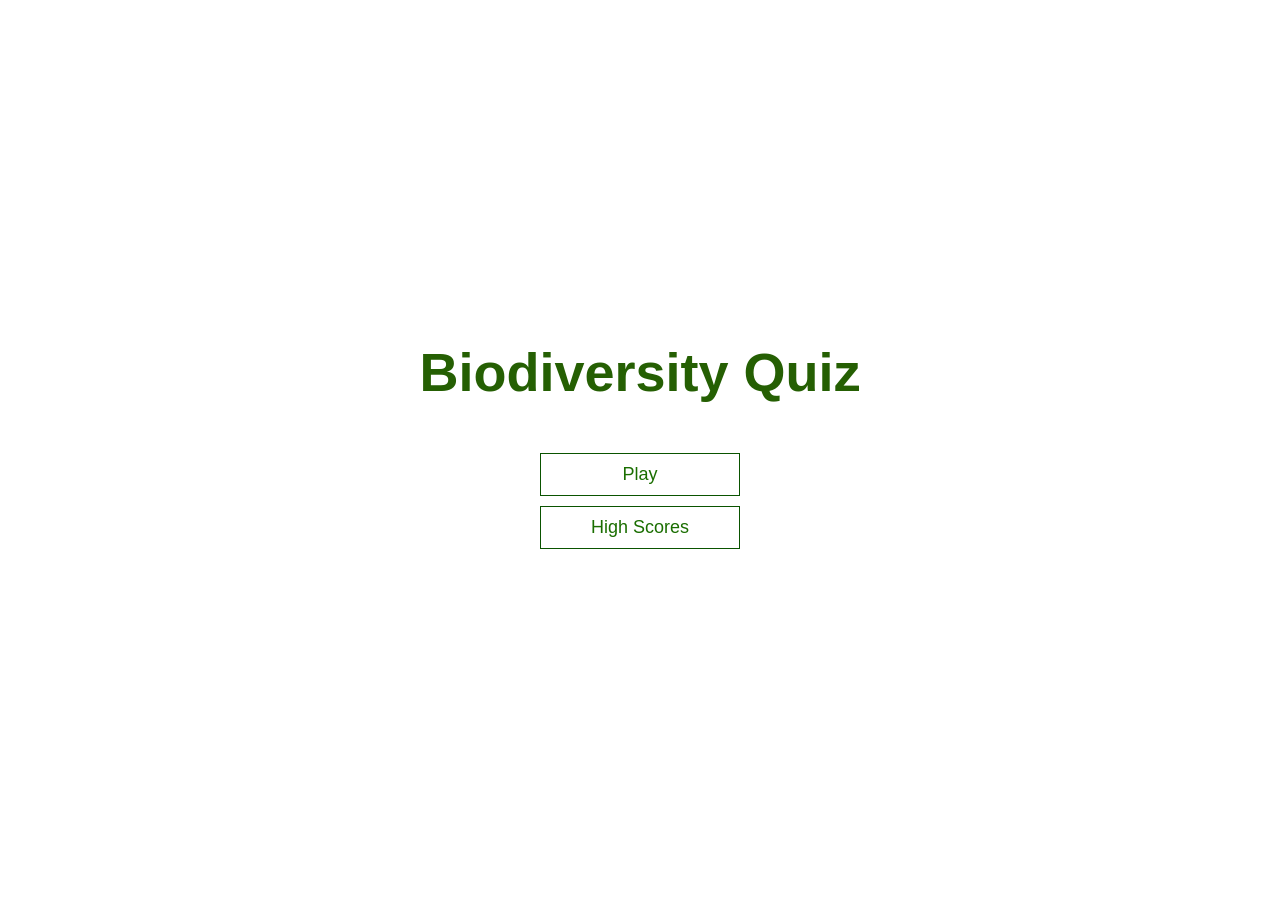
<file: index.html>
<!DOCTYPE html>
<html lang="en">

<head>
  <meta charset="UTF-8" />
  <meta name="viewport" content="width=device-width, initial-scale=1.0" />
  <meta http-equiv="X-UA-Compatible" content="ie=edge" />
  <!-- Title -->
  <title>Quick Quiz</title>
  <!-- Custom Styles -->
  <link rel="stylesheet" href="assets/css/app.css" />
  <!-- Favicon -->
  <link rel="icon" href="assets/img/favicon.ico" type="image/x-icon">
</head>

<body>
  <main class="container">
    <div id="home" class="flex-center flex-column">
      <h1 style="text-align: center;">Biodiversity Quiz</h1>
      <a class="btn" href="assets/html/game.html">Play</a>
      <a class="btn" href="assets/html/highscores.html">High Scores</a>
    </div>
  </main>
</body>

</html>
</file>
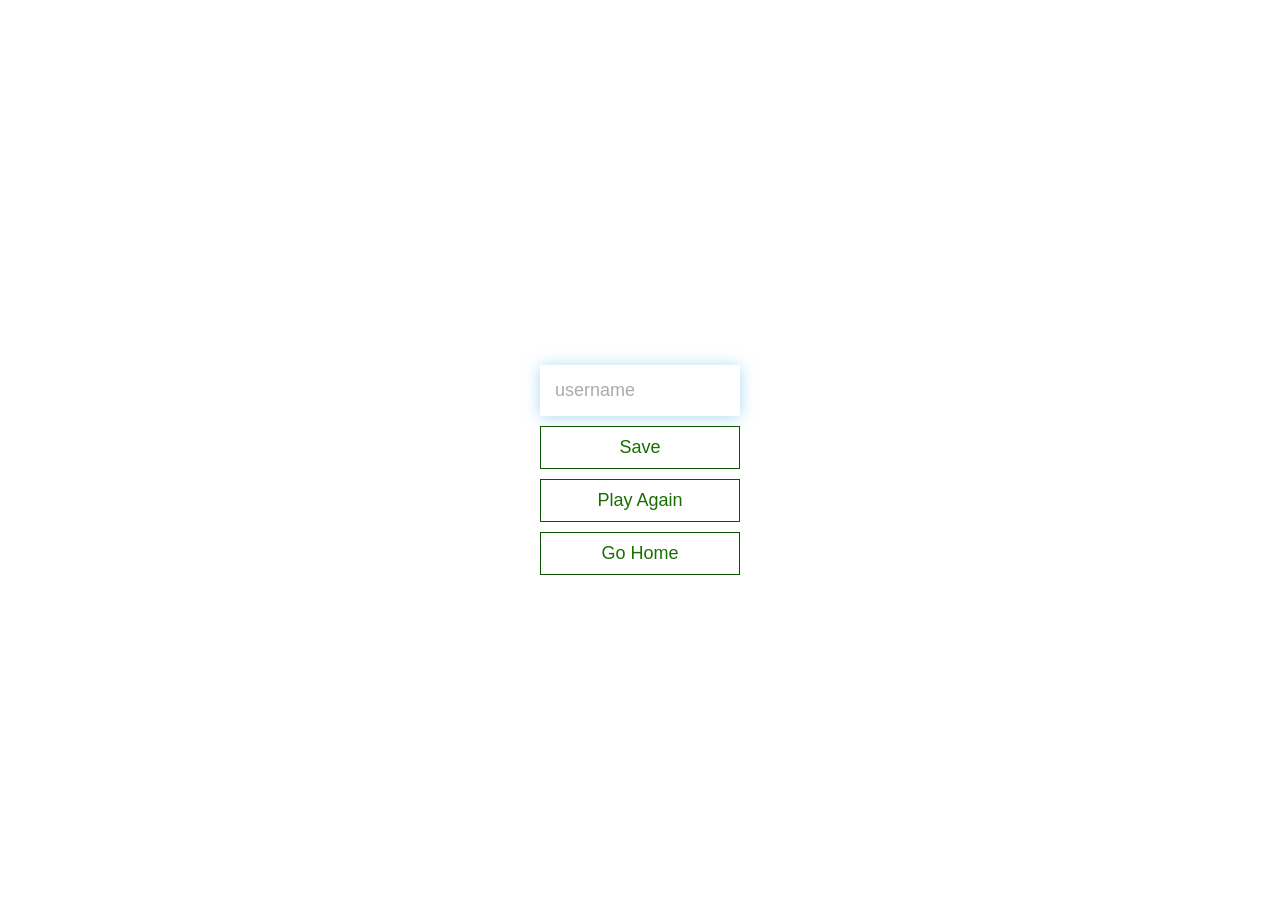
<file: assets/html/end.html>
<!DOCTYPE html>
<html lang="en">

<head>
  <meta charset="UTF-8" />
  <meta name="viewport" content="width=device-width, initial-scale=1.0" />
  <meta http-equiv="X-UA-Compatible" content="ie=edge" />
  <meta name="description" content="Javascript Custom Quiz">
  <meta name="keywords" content="Javascript, Quiz, Javascript Quiz">
  <meta name="author" content="Kirill Kuznetsov">
  <!-- Title -->
  <title>Congrats!</title>
  <!-- Custom Styles -->
  <link rel="stylesheet" href="../css/app.css" />
  <!-- Favicon -->
  <link rel="icon" href="../img/favicon.ico" type="image/x-icon">
</head>

<body>

  <!-- Final Result -->
  <main class="container">
    <div id="end" class="flex-center flex-column">
      <h1 id="finalScore"></h1>
      <form>
        <input type="text" name="username" id="username" placeholder="username" />
        <button type="submit" class="btn" id="saveScoreBtn" onclick="saveHighScore(event)" disabled>
          Save
        </button>
      </form>
      <a class="btn" href="../html/game.html">Play Again</a>
      <a class="btn" href="../../index.html">Go Home</a>
    </div>
  </main>
  <script src="../js/end.js"></script>
</body>

</html>
</file>
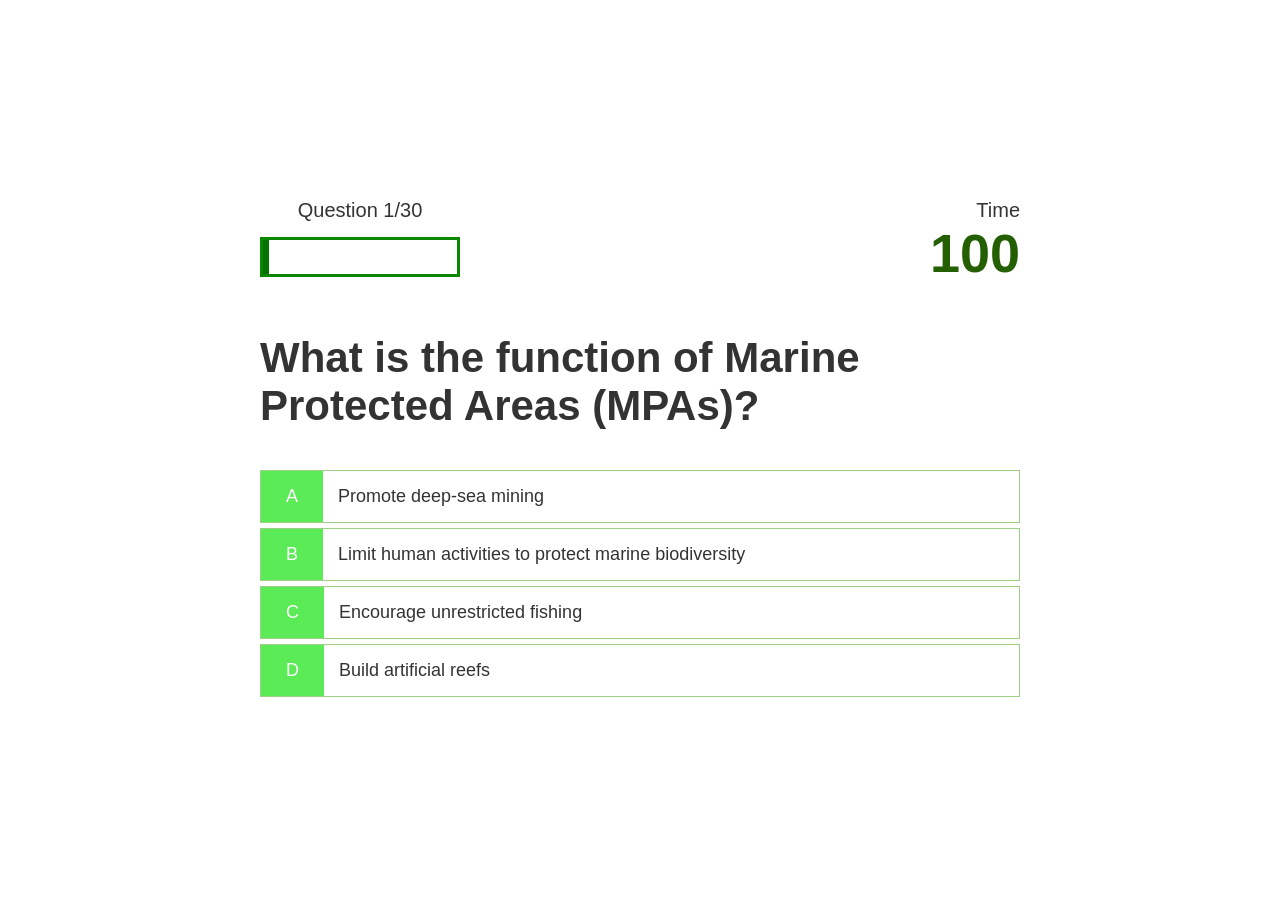
<file: assets/html/game.html>
<!DOCTYPE html>
<html lang="en">

<head>
  <meta charset="UTF-8" />
  <meta name="viewport" content="width=device-width, initial-scale=1.0" />
  <meta http-equiv="X-UA-Compatible" content="ie=edge" />
  <meta name="description" content="Javascript Custom Quiz">
  <meta name="keywords" content="Javascript, Quiz, Javascript Quiz">
  <meta name="author" content="Kirill Kuznetsov">
  <!-- Title -->
  <title>Biodiversity Quiz - Play</title>
  <!-- Custom Styles -->
  <link rel="stylesheet" href="../css/app.css" />
  <link rel="stylesheet" href="../css/game.css" />
  <!-- Favicon -->
  <link rel="icon" href="../img/favicon.ico" type="image/x-icon">
</head>

<body>
  <main class="container">
    <div id="game" class="justify-center flex-column">
      <div id="hud">
        <div class="hud-item">

          <!-- Question title -->
          <p id="progressText" class="hud-prefix">
            Question
          </p>

          <!-- Progress bar -->
          <div id="progressBar">
            <div id="progressBarFull"></div>
          </div>
        </div>
        <div class="hud-item">

          <!-- Score -->
          <p class="hud-prefix score-prefix">
            Time
          </p>
          <h1 class="hud-main-text" id="score">
            100
          </h1>
        </div>
      </div>

      <!-- Dummy example -->
      <h2 id="question">What is the answer to this questions?</h2>
      <div class="choice-container">
        <p class="choice-prefix">A</p>
        <p class="choice-text" data-number="1">Choice 1</p>
      </div>
      <div class="choice-container">
        <p class="choice-prefix">B</p>
        <p class="choice-text" data-number="2">Choice 2</p>
      </div>
      <div class="choice-container">
        <p class="choice-prefix">C</p>
        <p class="choice-text" data-number="3">Choice 3</p>
      </div>
      <div class="choice-container">
        <p class="choice-prefix">D</p>
        <p class="choice-text" data-number="4">Choice 4</p>
      </div>
    </div>
  </main>
  <script src="../js/game.js"></script>
</body>

</html>
</file>
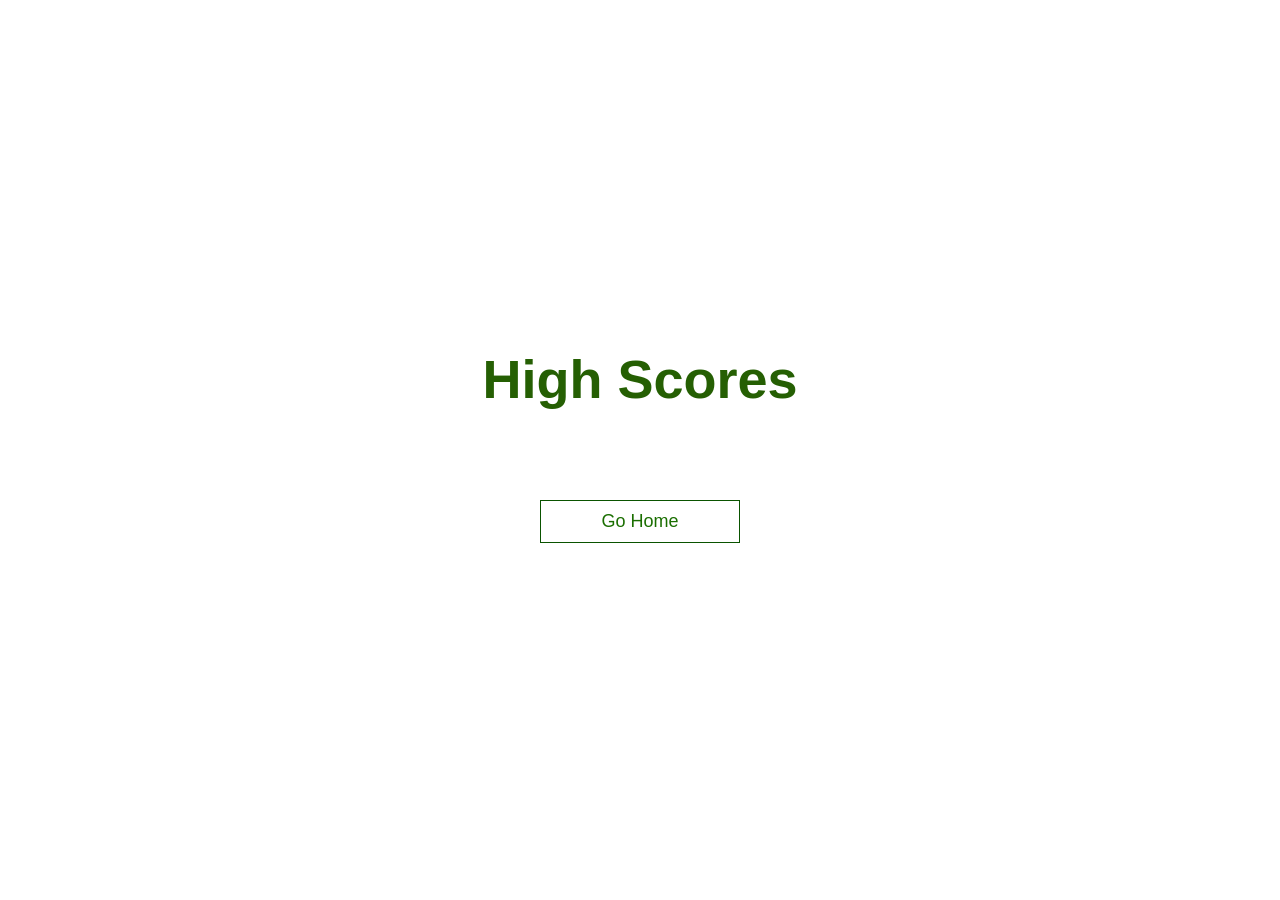
<file: assets/html/highscores.html>
<!DOCTYPE html>
<html lang="en">

<head>
  <meta charset="UTF-8" />
  <meta name="viewport" content="width=device-width, initial-scale=1.0" />
  <meta http-equiv="X-UA-Compatible" content="ie=edge" />
  <meta name="description" content="Javascript Custom Quiz">
  <meta name="keywords" content="Javascript, Quiz, Javascript Quiz">
  <meta name="author" content="Kirill Kuznetsov">
  <!-- Title -->
  <title>High Scores</title>
  <!-- Custom Styles -->
  <link rel="stylesheet" href="../css/app.css" />
  <link rel="stylesheet" href="../css/highscores.css" />
  <!-- Favicon -->
  <link rel="icon" href="../img/favicon.ico" type="image/x-icon">
</head>

<body>
  <main class="container">

    <!-- Leaderboard -->
    <div id="highScores" class="flex-center flex-column">
      <h1 id="finalScore">High Scores</h1>
      <ul id="highScoresList"></ul>
      <a class="btn" href="../../index.html">Go Home</a>
    </div>
  </main>
  <script src="../js/highscores.js"></script>
</body>

</html>
</file>
<file: assets/css/app.css>
/* GENERAL */

:root {
  /* background-color: #ecf5ff; */
  background-image: url('https://images.squarespace-cdn.com/content/v1/58bfcaf22994ca36885f063e/1554051593957-G26AW4NR6ASH7YIIR0XL/green+background2.png?format=2500w');
  background-size: cover;
  background-repeat: no-repeat;
  background-attachment: fixed;
  font-size: 62.5%;
}

* {
  box-sizing: border-box;
  font-family: Helvetica, sans-serif;
  margin: 0;
  padding: 0;
  color: #333;
}

h1,
h2,
h3,
h4 {
  margin-bottom: 1rem;
}

h1 {
  font-size: 5.4rem;
  color: #255f03;
  margin-bottom: 5rem;
}

h1 > span {
  font-size: 2.4rem;
  font-weight: 500;
}

h2 {
  font-size: 4.2rem;
  margin-bottom: 4rem;
  font-weight: 700;
}

h3 {
  font-size: 2.8rem;
  font-weight: 500;
}

/* UTILITIES */

.container {
  width: 100vw;
  height: 100vh;
  display: flex;
  justify-content: center;
  align-items: center;
  max-width: 80rem;
  margin: 0 auto;
  padding: 2rem;
}

.container > * {
  width: 100%;
}

.flex-column {
  display: flex;
  flex-direction: column;
}

.flex-center {
  justify-content: center;
  align-items: center;
}

.justify-center {
  justify-content: center;
}

.text-center {
  text-align: center;
}

.hidden {
  display: none;
}

/* BUTTONS */
.btn {
  font-size: 1.8rem;
  padding: 1rem 0;
  width: 20rem;
  text-align: center;
  border: 0.1rem solid #0a5300;
  margin-bottom: 1rem;
  text-decoration: none;
  color: hwb(106 0% 57%);
  background-color: white;
}

.btn:hover {
  cursor: pointer;
  box-shadow: 0 0.4rem 1.4rem 0 rgba(50, 126, 0, 0.5);
  transform: translateY(-0.1rem);
  transition: transform 150ms;
}

.btn[disabled]:hover {
  cursor: not-allowed;
  box-shadow: none;
  transform: none;
}

/* FORMS */
form {
  width: 100%;
  display: flex;
  flex-direction: column;
  align-items: center;
}

input {
  margin-bottom: 1rem;
  width: 20rem;
  padding: 1.5rem;
  font-size: 1.8rem;
  border: none;
  box-shadow: 0 0.1rem 1.4rem 0 rgba(86, 185, 235, 0.5);
}

input::placeholder {
  color: #aaa;
}
</file>
<file: assets/css/game.css>
/* QUESTIONS */

.choice-container {
  display: flex;
  margin-bottom: 0.5rem;
  width: 100%;
  font-size: 1.8rem;
  border: 0.1rem solid rgba(56, 153, 0, 0.473);
  background-color: white;
}

.choice-container:hover {
  cursor: pointer;
  box-shadow: 0 0.4rem 1.4rem 0 rgba(98, 235, 86, 0.5);
  transform: translateY(-0.1rem);
  transition: transform 150ms;
}

.choice-prefix {
  padding: 1.5rem 2.5rem;
  background-color: #5beb56;
  color: white;
}

.choice-text {
  padding: 1.5rem;
  width: 100%;
}

.correct {
  background-color: #28a745;
}

.incorrect {
  background-color: #dc3545;
}

/* HUD */

#hud {
  display: flex;
  justify-content: space-between;
}

.hud-prefix {
  text-align: center;
  font-size: 2rem;
}

.score-main-text {
  text-align: center;
}

#progressBar {
  width: 20rem;
  height: 4rem;
  border: 0.3rem solid #0b8600;
  margin-top: 1.5rem;
}

#progressBarFull {
  height: 3.4rem;
  background-color: #047200;
  width: 0%;
}

.score-prefix {
  text-align: right;
  font-size: 2rem;
}

#score {
  text-align: right;
}
</file>
<file: assets/css/highscores.css>
/* LEADERBOARD */

#highScoresList {
  list-style: none;
  padding-left: 0;
  margin-bottom: 4rem;
}

.high-score {
  font-size: 2.8rem;
  margin-bottom: 0.5rem;
}

.high-score:hover {
  transform: scale(1.025);
}
</file>
